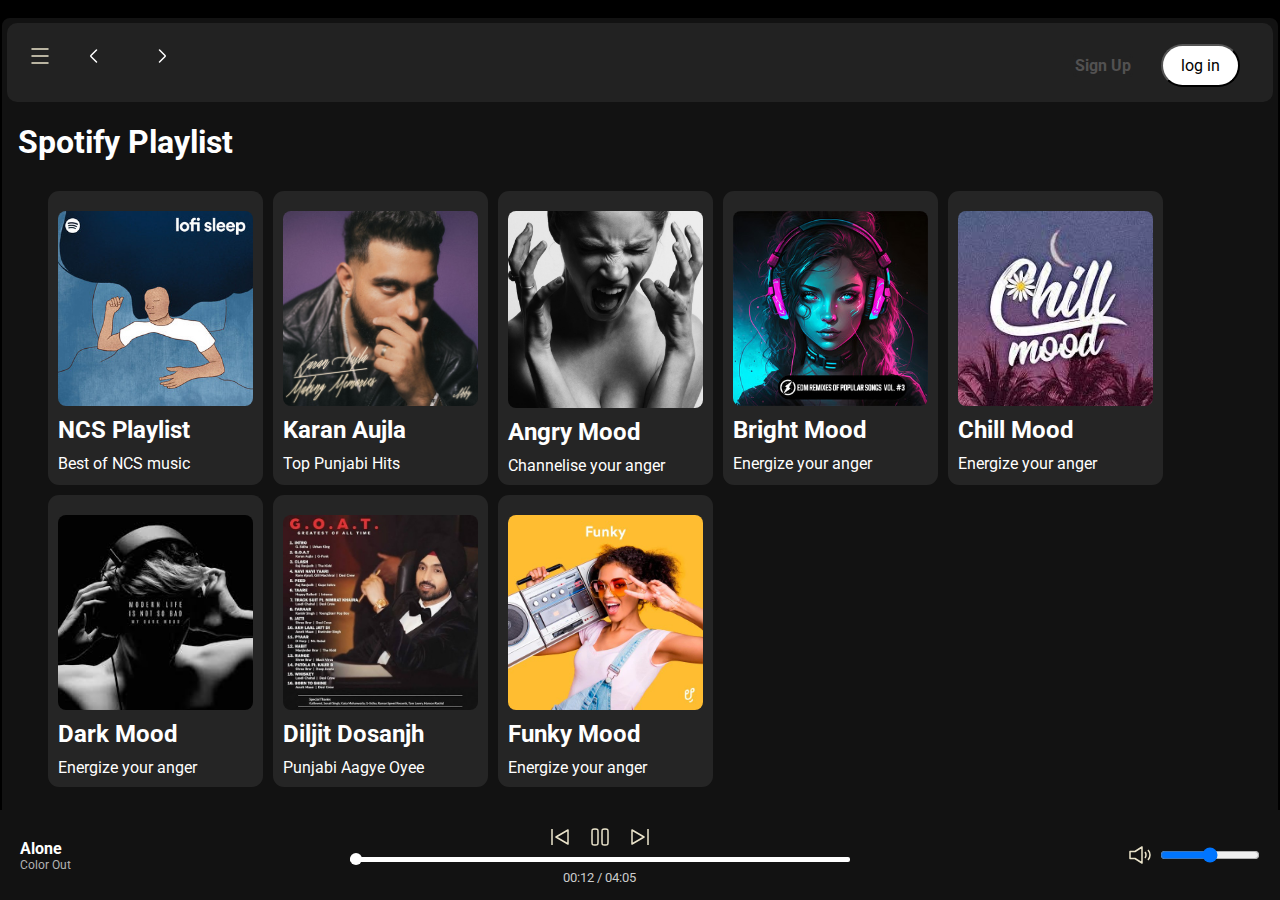
<file: index.html>
<!DOCTYPE html>
<html lang="en">

<head>
    <meta charset="UTF-8">
    <meta name="viewport" content="width=device-width, initial-scale=1.0">
    <title>Spotify - Web Player: Music for everyone</title>
    <link rel="stylesheet" href="style.css">
    <link rel="stylesheet" href="queries.css">
    <link rel="stylesheet" href="utility.css" class="css">
</head>

<body>
    <div class="container flex">
        <div class="left  border margin">
            <div class="close">
                <img class="invert" src="img/close.svg" alt="">
            </div>
            <div class="home p-1 bg-grey rounded m-1">
                <div class="logo"><img class="invert" src="img\logo.svg" alt=""></div>
                <ul>
                    <li><img class="invert" src="img\home.svg" alt="home">Home</li>
                    <li><img class="invert txt" src="img\search.svg" alt="search">Search</li>
                </ul>
            </div>
            <div class="library p-1 bg-grey rounded border marginm-1 txt">
                <div class="heading">
                    <img class="invert" src="img\playlist.svg" alt="">
                    <h2>Your library</h2> 
                </div>
                <div class="songList">
                        <ul>
                        </ul>
                    </div>
                <div class="footer">
                    <div><a href="https://www.spotify.com/jp/legal/"><span>Legal</span></a></div>
                    <div><a href="https://www.spotify.com/jp/privacy/"><span>Privacy Center</span></a></div>
                    <div><a href="https://www.spotify.com/jp/legal/privacy-policy/"><span>Privacy Policy</span></a>
                    </div>
                    <div><a href="https://www.spotify.com/jp/legal/cookies-policy/"><span>Cookies</span></a></div>
                    <div><a href="https://www.spotify.com/jp/legal/privacy-policy/#s3"><span>About Ads</span></a></div>
                    <div><a href="https://www.spotify.com/jp/accessibility/"><span>Accessibility</span></a></div>
                </div>
            </div>

        </div>
        <div class="right  border bg-grey rounded">
            <div class="header p-1 bg-grey rounded m-1">
                <div class="nav">
                    <div class="hamburgercont flex">
                        <img class="hamburger invert" src="img\hamburger.svg" alt="">
                        <svg width="55" height="24" viewBox="0 0 24 24" fill="none" xmlns="http://www.w3.org/2000/svg">
                            <path
                            d="M15 6L9.70711 11.2929C9.37377 11.6262 9.20711 11.7929 9.20711 12C9.20711 12.2071 9.37377 12.3738 9.70711 12.7071L15 18"
                            stroke="#ffffff" stroke-width="1.5" stroke-linecap="round" stroke-linejoin="round" />
                        </svg>
                        <svg width="55" height="24" viewBox="0 0 24 24" fill="none" xmlns="http://www.w3.org/2000/svg">
                            <path
                            d="M9 18L14.2929 12.7071C14.6262 12.3738 14.7929 12.2071 14.7929 12C14.7929 11.7929 14.6262 11.6262 14.2929 11.2929L9 6"
                            stroke="#ffffff" stroke-width="1.5" stroke-linecap="round" stroke-linejoin="round" />
                        </svg>
                    </div>
                </div>
                <div class="buttons">
                    <button class="signupbtn">Sign Up</button>
                    <button class="loginbtn">log in</button>
                </div>
            </div>
            <div class="spotifyplaylist">
                <h1>Spotify Playlist</h1>
                <div class="cardcontainer">
                    <!-- <div class="card border">
                        <div class="img-container">
                            <img src="happyhits.png" alt="">
                            <div class="play-button">
                                <svg xmlns="http://www.w3.org/2000/svg" viewBox="0 0 100 100">
                                    <circle cx="50" cy="50" r="50" fill="#1DB954" />
                                    <polygon points="40,30 70,50 40,70" fill="black" />
                                </svg>
                            </div>
                        </div>
                        <h2>Happy Hits!</h2>
                        <p>Hits to boost your mood and fill you with happinesss!</p>
                    </div>

                    <div class="card border">
                        <div class="img-container">
                            <img src="happyhits.png" alt="">
                            <div class="play-button">
                                <svg xmlns="http://www.w3.org/2000/svg" viewBox="0 0 100 100">
                                    <circle cx="50" cy="50" r="50" fill="#1DB954" />
                                    <polygon points="40,30 70,50 40,70" fill="black" />
                                </svg>
                            </div>
                        </div>
                        <h2>Happy Hits!</h2>
                        <p>Hits to boost your mood and fill you with happinesss!</p>
                    </div> -->
                </div>
                
            </div>
        </div>
       <div class="playbar">
  <div class="controls">
    <!-- Left -->
    <div class="songinfo">
      <div class="song-title">Alone</div>
      <div class="song-artist">Color Out</div>
    </div>

    <!-- Center -->
    <div class="center-controls">
      <div class="songbtn">
        <img class="invert" src="img/prevsong.svg" alt="Previous" id="prev">
        <img class="invert" src="img/pause.svg" alt="Pause" id="play">
        <img class="invert" src="img/nextsong.svg" alt="Next" id="next">
      </div>
      <div class="timeline">
        <div class="seekbar"><div class="circle"></div></div>
      </div>
      <div class="songtime" id="songtime">00:12 / 04:05</div>
    </div>

    <!-- Right -->
    <div class="vol">
      <img id="volume-icon" class="invert" src="img/volume.svg" alt="Volume">
      <input type="range" id="volume-slider" min="0" max="100" value="50">
    </div>
  </div>
</div>


    </div>
    <script src="script.js"></script>
</body>

</html>
</file>
<file: style.css>
@import url('https://fonts.googleapis.com/css2?family=Flow+Circular&family=Poppins:ital,wght@0,100;0,200;0,300;0,400;0,500;0,600;0,700;0,800;0,900;1,100;1,200;1,300;1,400;1,500;1,600;1,700;1,800;1,900&family=Roboto:ital,wght@0,100..900;1,100..900&display=swap');
:root{
     --a:0;
}
* {
    margin: 0;
    padding: 0;
    font-family: 'roboto','sans-serif';
}

body {
    background-color: black;
    color: white;
}

.left {
    width: 25vw;
    padding: 10px;
}

.right {
    width: 75vw;
    position: relative;
    margin: 16px;
}

.home ul li {
    width: 15px;
    display: flex;
    padding-top: 14px;
    font-weight: 700;
    gap: 15px;
    list-style-type: none;
}
.txt:hover{
    z-index: 40px;
}

.bg-grey {
    background-color: #121212;
    color: white;
}

.bg-black {
    background-color: black;
    color: white;
}
.heading{
    display: flex;
    padding-top: 14px;
    font-weight: 700;
    gap: 15px;
    padding: 23px 14px;
    font-size: 13px;
}
.library {
    display: flex;
    flex-direction: column;
    justify-content: space-between;
    height: 80vh;
}
.heading img{
    width: 30px;
}
.footer {
    padding: 7px;
    display: flex;
    flex-wrap: wrap; 
    gap: 8px;
    margin-top: auto;
    font-size: 10px;
}
.footer a{
    color: grey;
}
.header{
    display: flex;
    height: 59px;
    justify-content:space-between;
    background-color: rgb(34,34,34);

}
.header >*{
    padding: 11px;
}
.right{
    margin:16px 0;
}
.spotifyplaylist{
    padding: 16px;
}
.spotifyplaylist .card{
    width: 195px;
    padding: 10px;
    border-radius: 11px;
    background-color: #252525;
}
.card img{
    width: 100%;
    object-fit: contain;
}
.card >*{
    padding-top: 10px;
}
.cardcontainer{
    display: flex;
    margin: 30px;
    gap: 10px;
    flex-wrap: wrap;
    max-height: 70vh;
    overflow-y: auto;
}
.img-container {
    position: relative;
}

.img-container img {
    display: block;
    width: 100%;
    border-radius: 8px;
}
.play-button {
    position: absolute;
    bottom: 10px;
    right: 10px;
    width: 40px;
    height: 40px;
    transition: opacity 0.3s ease;
    opacity: 0;
}
.card:hover .play-button {
    opacity: 1;
}

.signupbtn{
    font-weight: bold;
    background-color: rgb(34,34,34);
    color: rgb(82, 81, 81);
    border: 2px solid rgb(34,34,34);
    border-radius: 4px;
    cursor: pointer;
    font-size: 16px;
}
.signupbtn:hover{
    font-size: 17px;
    color: rgb(151, 149, 149);
}
.buttons > *{
    margin: 0 12px ;
}
.loginbtn:hover{
    font-size: 16px;
    cursor:pointer;
    font-weight: bold;
}
.loginbtn{
    background-color: white;
    color: black;
    border-radius: 24px;
    padding: 10px;
    font-size: 16px;
    cursor: pointer;
    width: 79px;
}
.range input{
    cursor: pointer;
}

.songbtn{
     display: flex;
    align-items: center;
    justify-content: center;
    gap: 16px;
}
.songList ul{
    padding: 0 12px;
    margin: -12px;
    padding:10px;
    
}
.songList .info{
    width: 344px;
}
.songList ul li{
    list-style-type: number;
    display: flex;
    justify-content: space-between;
    gap: 10px;
    margin: 9px;
    border-radius: 10px;
    border: 2px solid white;
    cursor: pointer;
    padding: 12px 7px;
}
.playnow{
    display: flex;
    justify-content: center;
    align-items: center;
}
.playnow span{
    padding: 12px;
    width: 44px;
    font-size: 10px;
}
.songList{
    height: 644px;
    overflow: auto;
}
 .playbar {
  position: fixed;
  bottom: 0;
  width: 100%;
  height: 90px;
  background: #121212;
  display: flex;
  justify-content: center;
  align-items: center;
  padding: 0 20px;
}

.controls {
  width: 100%;
  display: flex;
  justify-content: space-between;
  align-items: center;
}

.songinfo {
  display: flex;
  flex-direction: column;
  justify-content: center;
}
.song-title { font-weight: bold; }
.song-artist { font-size: 12px; color: #b3b3b3; }

.center-controls {
  display: flex;
  flex-direction: column;
  align-items: center;
  gap: 8px;
  flex: 1;
  max-width: 500px;
}

.songbtn img { width: 24px; cursor: pointer; }

.timeline {
  display: flex;
  align-items: center;
  gap: 10px;
  width: 100%;
}
.seekbar {
  flex: 1;
  height: 5px;
  background: #fff;
  border-radius: 2px;
  position: relative;
  width: 80%;
  cursor: pointer;
}
.circle {
  width: 12px;
  height: 12px;
  background: #fff;
  border-radius: 50%;
  position: absolute;
  top: -4px;
  left: 0;
}

.songtime {
  font-size: 13px;
  color: #ccc;
  min-width: 80px;
  text-align: center;
}
.vol {
  display: flex;
  align-items: center;
  flex-direction: row;   
  gap: 8px;              
  margin-right: 40px;    
}
.vol input[type="range"] {
  width: 100px;
  color: white;
  cursor: pointer;
}
#volume-icon {
  width: 24px;
  cursor: pointer;
  transition: transform 0.2s;
  color: white;
}
#volume-icon:hover { transform: scale(1.2); }
.hamburger{
    display: none;
}
.hamburgercont{
    justify-content: center;
    gap: 14px;
    align-items: center ;
}

.close{
    display: none;
} 
.vol img{
    width: 24px;
    z-index: 1;
}
.card:hover{
    background-color: #121212;
    cursor: pointer;
}
.card{
    transition: all 2s;
    --a:1;
}
</file>
<file: queries.css>
@media (max-width: 432px) {
    .buttons {
        display: flex;
        align-items: flex-end;
        gap: 0px;
        margin-right: 10px;
        padding: 0 0 2px 1px;
    }
    .loginbtn{
    background-color: white;
    color: black;
    border-radius: 24px;
    padding: 10px;
    font-size: 13px;
    white-space: nowrap;
    cursor: pointer;
    width: auto;
}
.signupbtn{
    font-weight: bold;
    background-color: rgb(34,34,34);
    color: rgb(82, 81, 81);
    border: 2px solid rgb(34,34,34);
    padding: 10px;
    border-radius: 4px;
    width: auto;
    white-space: nowrap;
    cursor: pointer;
    font-size: 13px;
}
.songbtn{
    gap: 7px;
}
.vol img{
    width:18px;
}
.vol{
    flex-direction: column;
}
}

@media (max-width:1400px) {
    .left{
        background-color: rgb(0, 0, 0);
        position: absolute;
        left: -100%;
        transition: all .3s;
        z-index: 3;
        width: 233px;
    }
    .left .close{
        position: absolute;
        right: 24px;
        display: block;
        top:  24px;
        width: 24px;
    }
    .seekbar{
        width: 80%;
    }
    .playbar{

    }
    .right{
        width: 100vw;
    }
    .playbar{
        width: 100vw;
    }
    .hamburger{
        display: block;
    }
}
@media (max-width: 432px) {
  .songbtn { gap: 7px; }
  .vol img { width: 18px; }
  .vol input[type="range"] { width: 80px; }
}
</file>
<file: utility.css>
.border{
    border: 2px solid black;    
}
.margin{
    margin: 2px;
}
.flex{
    display: flex;
     
}
.justify-content{
    justify-content: center;

}
.align{
    align-items: center;
}
.invert{
    filter: invert(1);
}
.rounded{
    border-radius: 10px;
}
.m-1{
    margin: 5px;
}
.p-1{
    padding: 10px;
}
/* Works on Chrome, Edge, Safari (WebKit browsers) */
::-webkit-scrollbar {
  width: 10px;
}

::-webkit-scrollbar-track {
  background: #1e1e1e;  /* dark track */
}

::-webkit-scrollbar-thumb {
  background-color: #3a3a3a;  /* thumb color */
  border-radius: 6px;
  border: 2px solid #1e1e1e; /* gives padding effect */
}

::-webkit-scrollbar-thumb:hover {
  background-color: #555;  /* on hover */
}

* {
  scrollbar-width: thin;              /* auto or thin */
  scrollbar-color: #3a3a3a #1e1e1e;   /* thumb and track */
}
</file>
